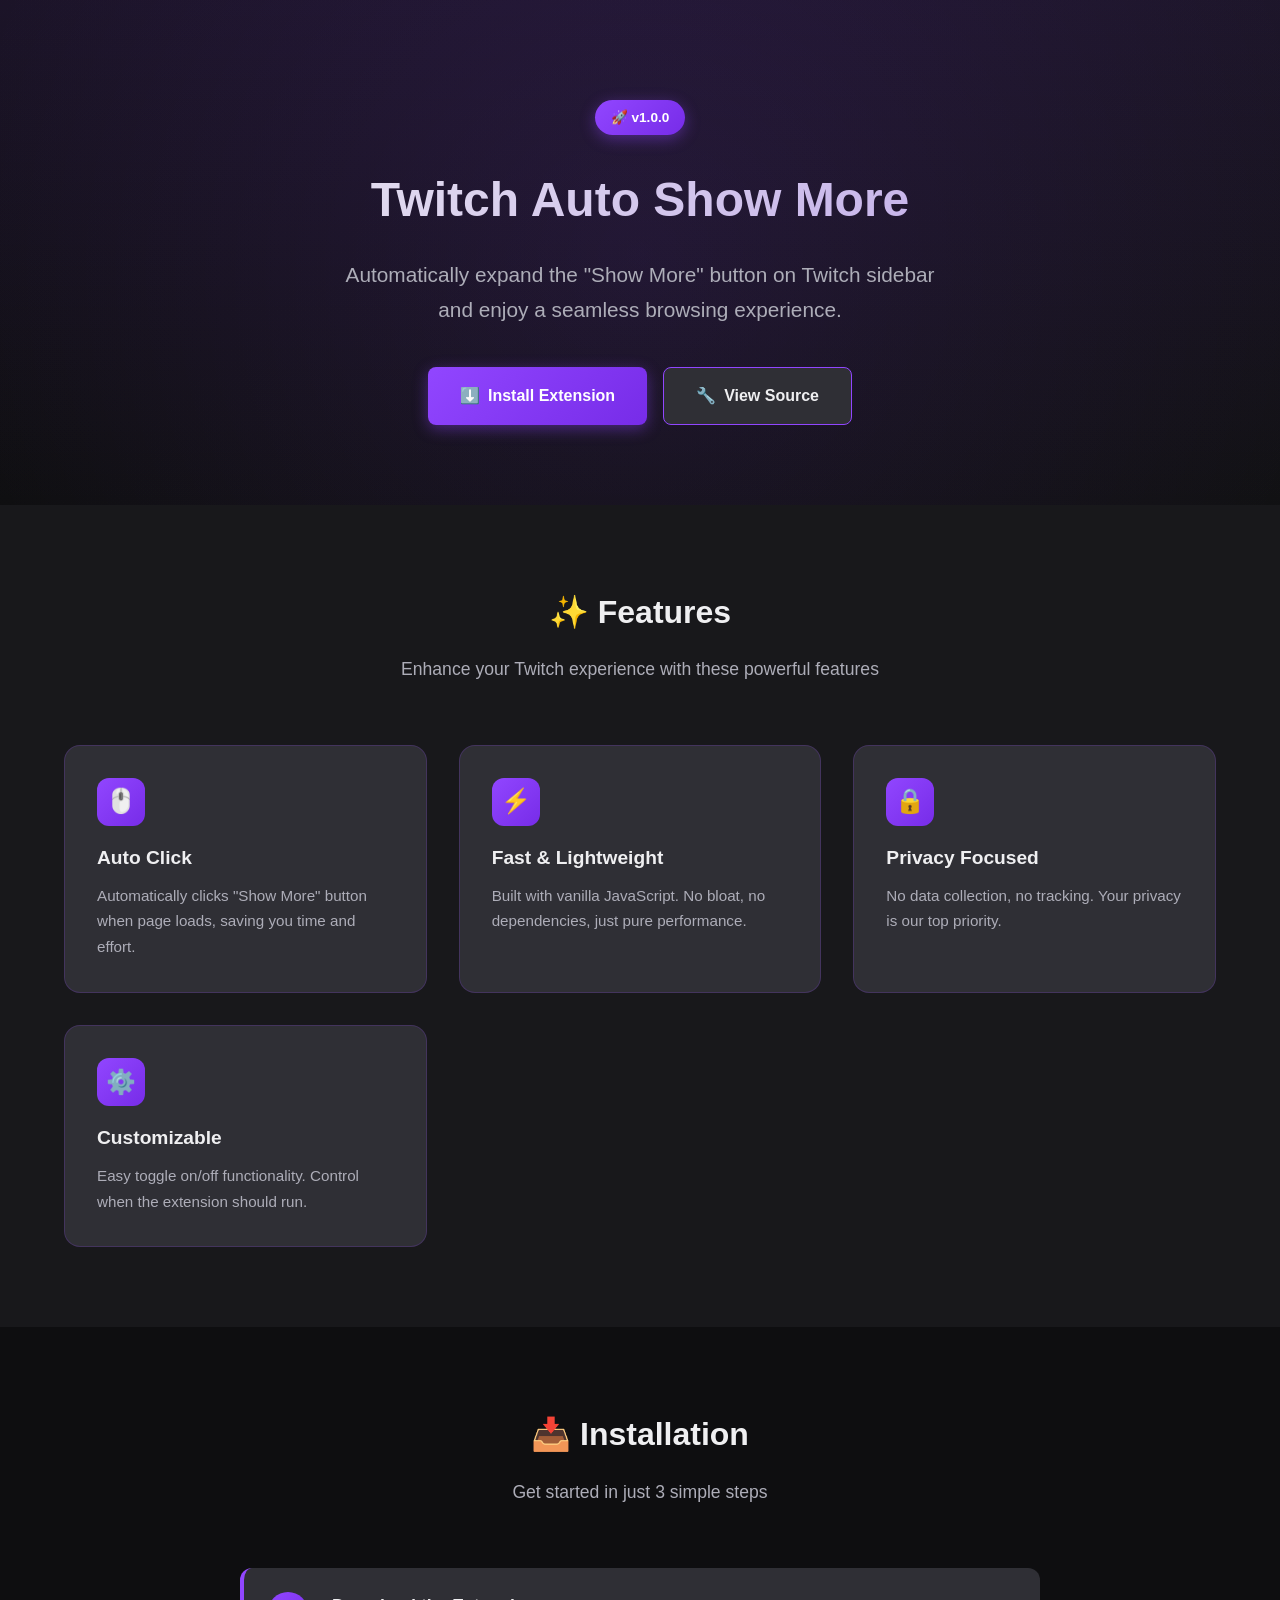
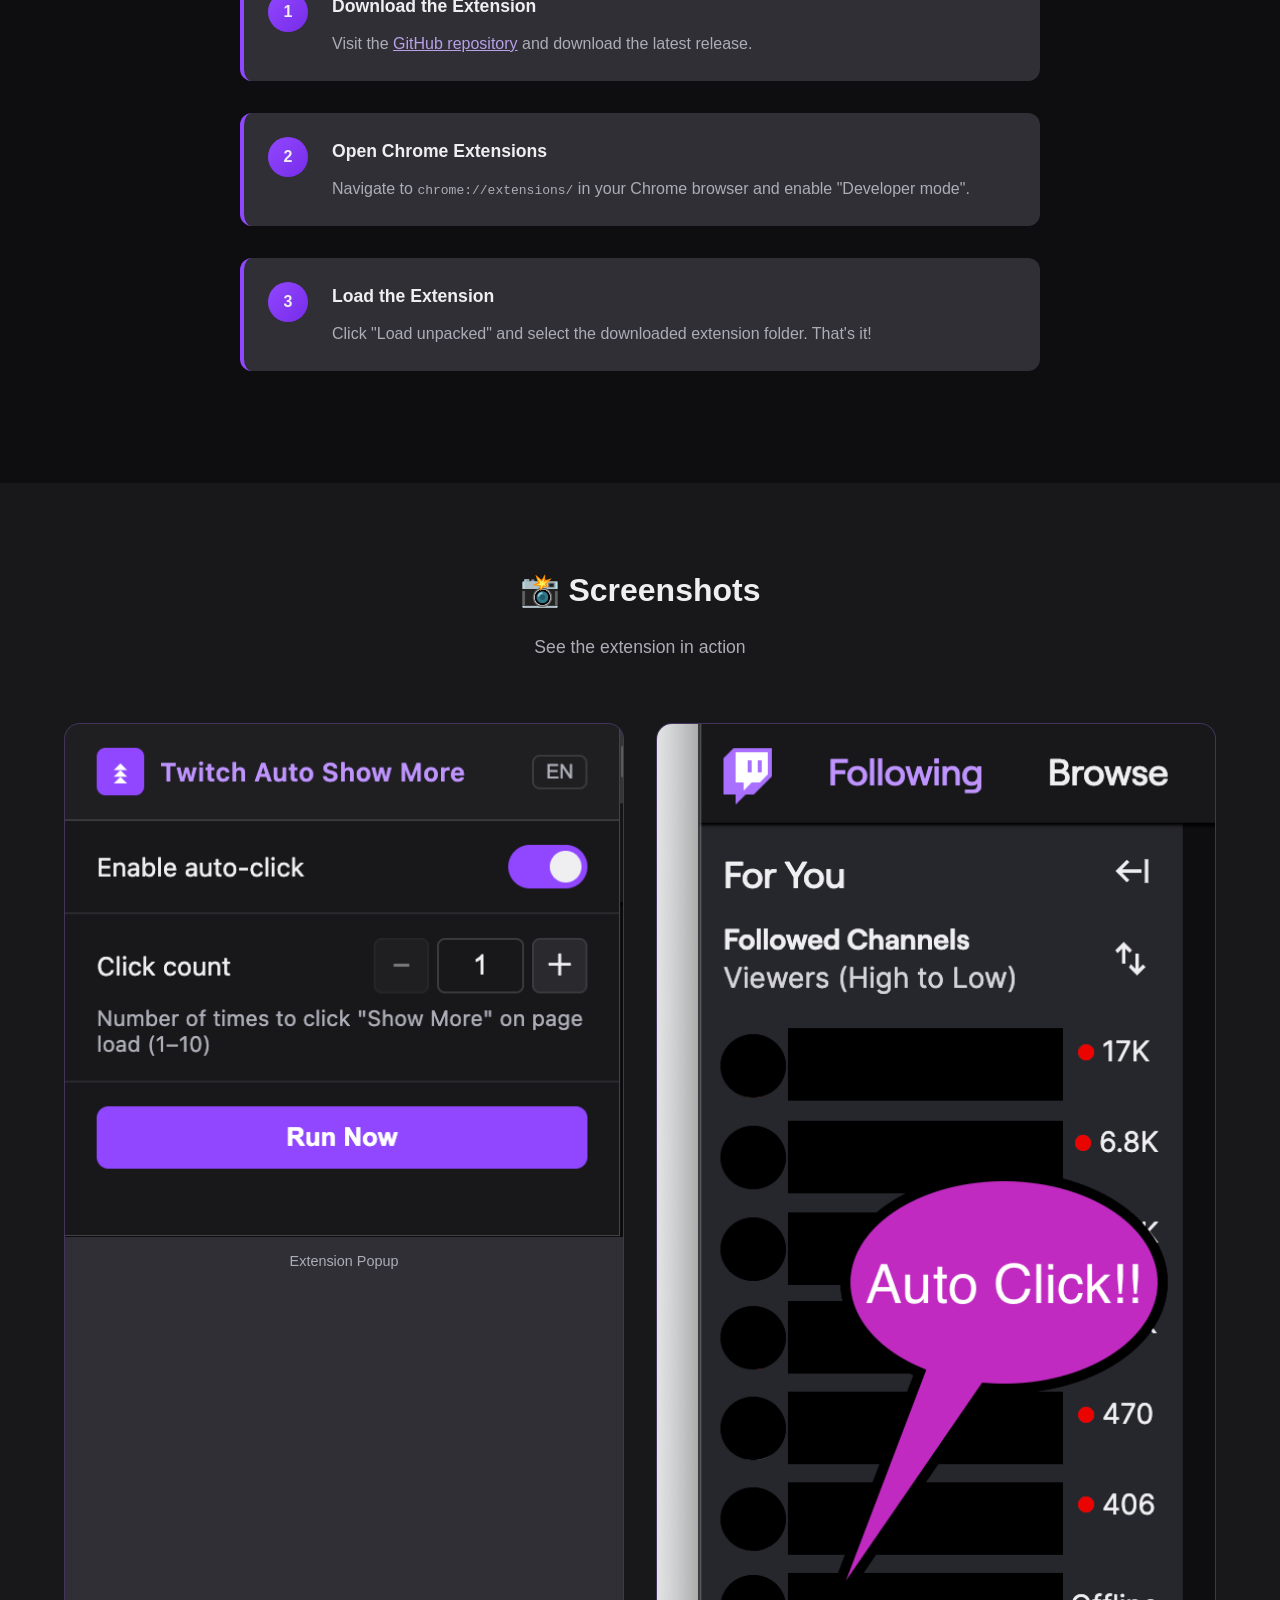
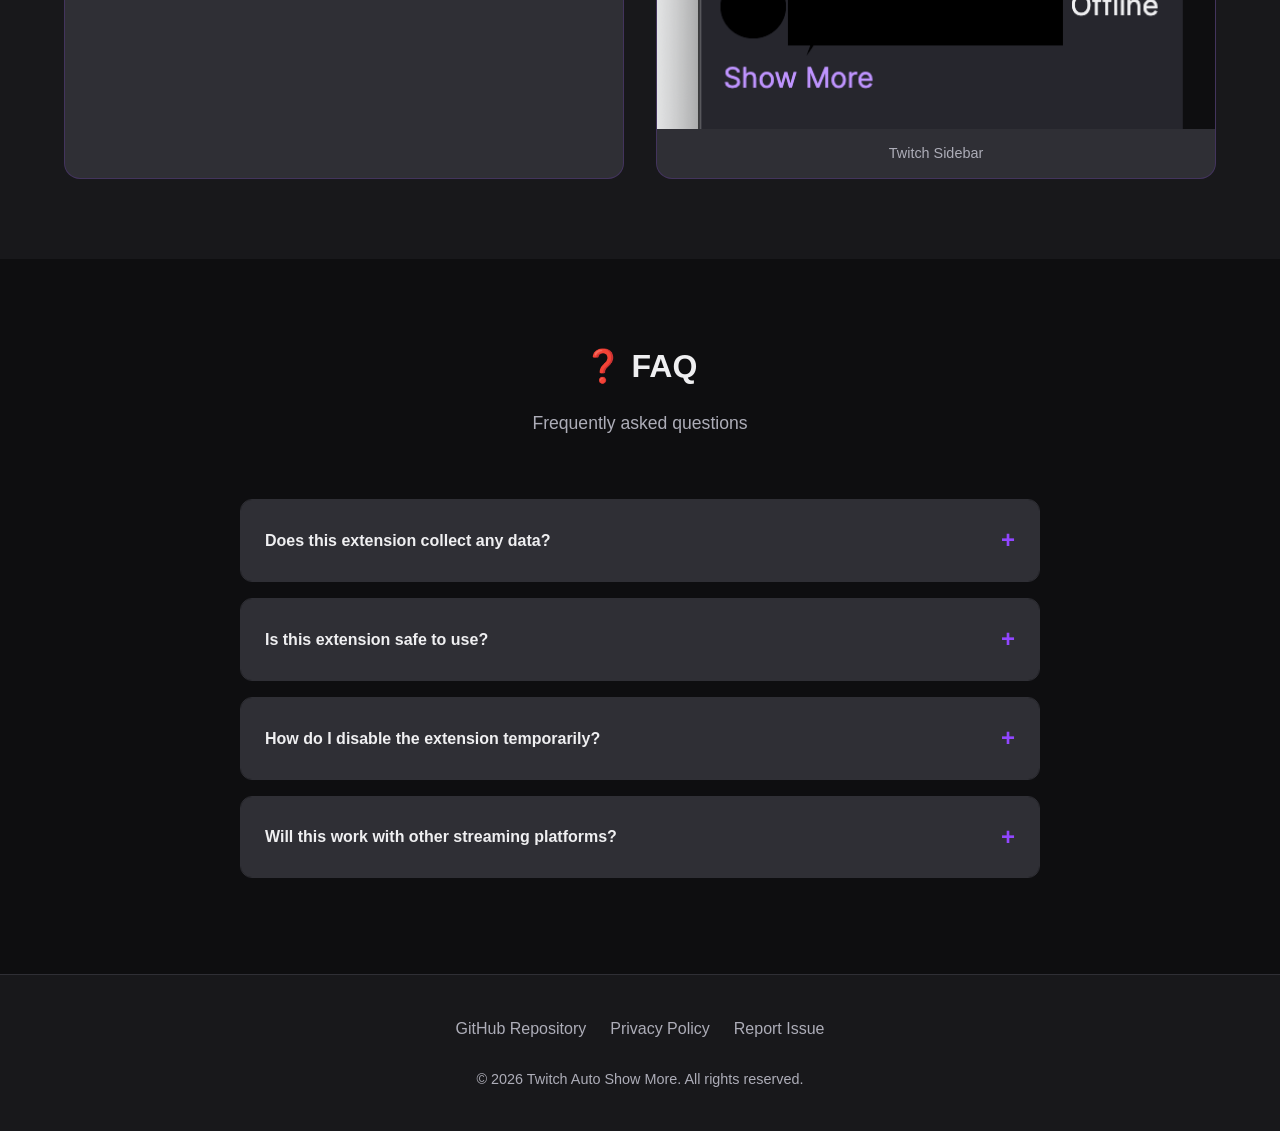
<file: docs/index.html>
<!DOCTYPE html>
<html lang="en">
<head>
  <meta charset="UTF-8" />
  <meta name="viewport" content="width=device-width, initial-scale=1.0" />
  <title>Twitch Auto Show More - Chrome Extension</title>
  <meta name="description" content="Automatically click 'Show More' button on Twitch sidebar. A Chrome extension that enhances your Twitch browsing experience." />
  <style>
    :root {
      --twitch-purple: #9146FF;
      --twitch-purple-light: #B9A0E8;
      --twitch-purple-dark: #772CE8;
      --twitch-black: #0E0E10;
      --twitch-gray: #18181B;
      --twitch-gray-light: #2F2F35;
      --text-primary: #EFEFF1;
      --text-secondary: #ADADB8;
    }

    * {
      margin: 0;
      padding: 0;
      box-sizing: border-box;
    }

    body {
      font-family: -apple-system, BlinkMacSystemFont, "Segoe UI", Roboto, "Inter", sans-serif;
      background: linear-gradient(135deg, var(--twitch-black) 0%, var(--twitch-gray) 100%);
      color: var(--text-primary);
      line-height: 1.7;
      min-height: 100vh;
    }

    .container {
      max-width: 1200px;
      margin: 0 auto;
      padding: 0 24px;
    }

    html {
      scroll-behavior: smooth;
    }

    /* Hero */
    .hero {
      padding: 100px 0 80px;
      text-align: center;
      background: linear-gradient(180deg, rgba(145, 70, 255, 0.1) 0%, transparent 100%);
      position: relative;
      overflow: hidden;
    }

    .hero::before {
      content: '';
      position: absolute;
      top: -50%;
      left: -50%;
      width: 200%;
      height: 200%;
      background: radial-gradient(circle, rgba(145, 70, 255, 0.1) 0%, transparent 50%);
      animation: pulse 8s ease-in-out infinite;
    }

    @keyframes pulse {
      0%, 100% { transform: scale(1); opacity: 0.5; }
      50% { transform: scale(1.1); opacity: 0.8; }
    }

    .hero-content {
      position: relative;
      z-index: 1;
    }

    .hero-badge {
      display: inline-block;
      background: linear-gradient(135deg, var(--twitch-purple), var(--twitch-purple-dark));
      color: white;
      padding: 6px 16px;
      border-radius: 20px;
      font-size: 0.85rem;
      font-weight: 600;
      margin-bottom: 24px;
      box-shadow: 0 4px 15px rgba(145, 70, 255, 0.4);
    }

    .hero h1 {
      font-size: 3rem;
      font-weight: 800;
      margin-bottom: 16px;
      background: linear-gradient(135deg, var(--text-primary) 0%, var(--twitch-purple-light) 100%);
      -webkit-background-clip: text;
      -webkit-text-fill-color: transparent;
      background-clip: text;
    }

    .hero-tagline {
      font-size: 1.3rem;
      color: var(--text-secondary);
      max-width: 600px;
      margin: 0 auto 40px;
    }

    .cta-buttons {
      display: flex;
      gap: 16px;
      justify-content: center;
      flex-wrap: wrap;
    }

    .btn {
      display: inline-flex;
      align-items: center;
      gap: 8px;
      padding: 14px 32px;
      border-radius: 8px;
      font-weight: 600;
      font-size: 1rem;
      text-decoration: none;
      transition: all 0.3s ease;
      cursor: pointer;
    }

    .btn-primary {
      background: linear-gradient(135deg, var(--twitch-purple), var(--twitch-purple-dark));
      color: white;
      box-shadow: 0 4px 15px rgba(145, 70, 255, 0.4);
    }

    .btn-primary:hover {
      transform: translateY(-2px);
      box-shadow: 0 8px 25px rgba(145, 70, 255, 0.5);
    }

    .btn-secondary {
      background: var(--twitch-gray-light);
      color: var(--text-primary);
      border: 1px solid var(--twitch-purple);
    }

    .btn-secondary:hover {
      background: rgba(145, 70, 255, 0.1);
      border-color: var(--twitch-purple-light);
    }

    /* Section Styles */
    .features, .screenshots {
      padding: 80px 0;
      background: var(--twitch-gray);
    }

    .installation {
      padding: 80px 0;
      background: var(--twitch-black);
    }

    .faq {
      padding: 80px 0;
      background: var(--twitch-black);
    }

    .section-title {
      text-align: center;
      font-size: 2rem;
      font-weight: 700;
      margin-bottom: 16px;
    }

    .section-subtitle {
      text-align: center;
      color: var(--text-secondary);
      max-width: 600px;
      margin: 0 auto 60px;
      font-size: 1.1rem;
    }

    /* Features */
    .features-grid {
      display: grid;
      grid-template-columns: repeat(auto-fit, minmax(280px, 1fr));
      gap: 32px;
    }

    .feature-card {
      background: var(--twitch-gray-light);
      padding: 32px;
      border-radius: 16px;
      border: 1px solid rgba(145, 70, 255, 0.2);
      transition: all 0.3s ease;
    }

    .feature-card:hover {
      transform: translateY(-4px);
      border-color: var(--twitch-purple);
      box-shadow: 0 8px 30px rgba(145, 70, 255, 0.2);
    }

    .feature-icon {
      width: 48px;
      height: 48px;
      background: linear-gradient(135deg, var(--twitch-purple), var(--twitch-purple-dark));
      border-radius: 12px;
      display: flex;
      align-items: center;
      justify-content: center;
      font-size: 1.5rem;
      margin-bottom: 16px;
    }

    .feature-card h3 {
      font-size: 1.2rem;
      margin-bottom: 8px;
      color: var(--text-primary);
    }

    .feature-card p {
      color: var(--text-secondary);
      font-size: 0.95rem;
    }

    /* Installation */
    .steps {
      max-width: 800px;
      margin: 0 auto;
    }

    .step {
      display: flex;
      gap: 24px;
      margin-bottom: 32px;
      padding: 24px;
      background: var(--twitch-gray-light);
      border-radius: 12px;
      border-left: 4px solid var(--twitch-purple);
    }

    .step-number {
      width: 40px;
      height: 40px;
      background: linear-gradient(135deg, var(--twitch-purple), var(--twitch-purple-dark));
      border-radius: 50%;
      display: flex;
      align-items: center;
      justify-content: center;
      font-weight: 700;
      flex-shrink: 0;
    }

    .step-content h3 {
      font-size: 1.1rem;
      margin-bottom: 8px;
      color: var(--text-primary);
    }

    .step-content p {
      color: var(--text-secondary);
    }

    /* Screenshots */
    .screenshots-grid {
      display: grid;
      grid-template-columns: repeat(auto-fit, minmax(400px, 1fr));
      gap: 32px;
      margin-top: 40px;
    }

    .screenshot-item {
      background: var(--twitch-gray-light);
      border-radius: 16px;
      overflow: hidden;
      border: 1px solid rgba(145, 70, 255, 0.2);
      transition: all 0.3s ease;
    }

    .screenshot-item:hover {
      border-color: var(--twitch-purple);
      transform: translateY(-4px);
      box-shadow: 0 8px 30px rgba(145, 70, 255, 0.2);
    }

    .screenshot-item img {
      width: 100%;
      height: auto;
      display: block;
    }

    .screenshot-caption {
      padding: 12px 16px;
      text-align: center;
      color: var(--text-secondary);
      font-size: 0.9rem;
    }

    .screenshot-placeholder {
      background: var(--twitch-gray-light);
      border: 2px dashed rgba(145, 70, 255, 0.3);
      border-radius: 16px;
      aspect-ratio: 16 / 9;
      display: flex;
      flex-direction: column;
      align-items: center;
      justify-content: center;
      color: var(--text-secondary);
      transition: all 0.3s ease;
    }

    .screenshot-placeholder:hover {
      border-color: var(--twitch-purple);
      background: rgba(145, 70, 255, 0.05);
    }

    .screenshot-placeholder span {
      font-size: 3rem;
      margin-bottom: 16px;
      opacity: 0.5;
    }

    /* FAQ */
    .faq-list {
      max-width: 800px;
      margin: 0 auto;
    }

    .faq-item {
      margin-bottom: 16px;
      border: 1px solid var(--twitch-gray-light);
      border-radius: 12px;
      overflow: hidden;
      transition: all 0.3s ease;
    }

    .faq-item:hover {
      border-color: var(--twitch-purple);
    }

    .faq-question {
      padding: 20px 24px;
      background: var(--twitch-gray-light);
      font-weight: 600;
      cursor: pointer;
      display: flex;
      justify-content: space-between;
      align-items: center;
      user-select: none;
    }

    .faq-question::after {
      content: '+';
      font-size: 1.5rem;
      color: var(--twitch-purple);
      transition: transform 0.3s ease;
    }

    .faq-item.active .faq-question::after {
      transform: rotate(45deg);
    }

    .faq-answer {
      padding: 0 24px;
      max-height: 0;
      overflow: hidden;
      background: var(--twitch-gray);
      transition: all 0.3s ease;
      color: var(--text-secondary);
    }

    .faq-item.active .faq-answer {
      padding: 20px 24px;
      max-height: 500px;
    }

    /* Footer */
    .footer {
      padding: 40px 0;
      background: var(--twitch-gray);
      border-top: 1px solid var(--twitch-gray-light);
      text-align: center;
    }

    .footer-links {
      display: flex;
      gap: 24px;
      justify-content: center;
      flex-wrap: wrap;
      margin-bottom: 24px;
    }

    .footer-links a {
      color: var(--text-secondary);
      text-decoration: none;
      transition: color 0.3s ease;
    }

    .footer-links a:hover {
      color: var(--twitch-purple);
    }

    .footer-copyright {
      color: var(--text-secondary);
      font-size: 0.9rem;
    }

    /* Responsive */
    @media (max-width: 768px) {
      .hero h1 {
        font-size: 2rem;
      }

      .hero-tagline {
        font-size: 1.1rem;
      }

      .features-grid,
      .screenshots-grid {
        grid-template-columns: 1fr;
      }

      .screenshot-item {
        max-width: 400px;
        margin: 0 auto;
      }

      .step {
        flex-direction: column;
        gap: 16px;
      }
    }
  </style>
</head>
<body>
  <!-- Hero Section -->
  <section class="hero">
    <div class="container hero-content">
      <div class="hero-badge">🚀 v1.0.0</div>
      <h1>Twitch Auto Show More</h1>
      <p class="hero-tagline">
        Automatically expand the "Show More" button on Twitch sidebar and enjoy a seamless browsing experience.
      </p>
      <div class="cta-buttons">
        <a href="https://github.com/j4rviscmd/twitch-auto-show-more" target="_blank" rel="noopener" class="btn btn-primary">
          <span>⬇️</span> Install Extension
        </a>
        <a href="https://github.com/j4rviscmd/twitch-auto-show-more" target="_blank" rel="noopener" class="btn btn-secondary">
          <span>🔧</span> View Source
        </a>
      </div>
    </div>
  </section>

  <!-- Features Section -->
  <section class="features" id="features">
    <div class="container">
      <h2 class="section-title">✨ Features</h2>
      <p class="section-subtitle">Enhance your Twitch experience with these powerful features</p>
      <div class="features-grid">
        <div class="feature-card">
          <div class="feature-icon">🖱️</div>
          <h3>Auto Click</h3>
          <p>Automatically clicks "Show More" button when page loads, saving you time and effort.</p>
        </div>
        <div class="feature-card">
          <div class="feature-icon">⚡</div>
          <h3>Fast & Lightweight</h3>
          <p>Built with vanilla JavaScript. No bloat, no dependencies, just pure performance.</p>
        </div>
        <div class="feature-card">
          <div class="feature-icon">🔒</div>
          <h3>Privacy Focused</h3>
          <p>No data collection, no tracking. Your privacy is our top priority.</p>
        </div>
        <div class="feature-card">
          <div class="feature-icon">⚙️</div>
          <h3>Customizable</h3>
          <p>Easy toggle on/off functionality. Control when the extension should run.</p>
        </div>
      </div>
    </div>
  </section>

  <!-- Installation Section -->
  <section class="installation" id="installation">
    <div class="container">
      <h2 class="section-title">📥 Installation</h2>
      <p class="section-subtitle">Get started in just 3 simple steps</p>
      <div class="steps">
        <div class="step">
          <div class="step-number">1</div>
          <div class="step-content">
            <h3>Download the Extension</h3>
            <p>Visit the <a href="https://github.com/j4rviscmd/twitch-auto-show-more" target="_blank" style="color: var(--twitch-purple-light);">GitHub repository</a> and download the latest release.</p>
          </div>
        </div>
        <div class="step">
          <div class="step-number">2</div>
          <div class="step-content">
            <h3>Open Chrome Extensions</h3>
            <p>Navigate to <code>chrome://extensions/</code> in your Chrome browser and enable "Developer mode".</p>
          </div>
        </div>
        <div class="step">
          <div class="step-number">3</div>
          <div class="step-content">
            <h3>Load the Extension</h3>
            <p>Click "Load unpacked" and select the downloaded extension folder. That's it!</p>
          </div>
        </div>
      </div>
    </div>
  </section>

  <!-- Screenshots Section -->
  <section class="screenshots" id="screenshots">
    <div class="container">
      <h2 class="section-title">📸 Screenshots</h2>
      <p class="section-subtitle">See the extension in action</p>
      <div class="screenshots-grid">
        <div class="screenshot-item">
          <img src="screenshots/popup.png" alt="Extension Popup" />
          <div class="screenshot-caption">Extension Popup</div>
        </div>
        <div class="screenshot-item">
          <img src="screenshots/sidebar.png" alt="Twitch Sidebar" />
          <div class="screenshot-caption">Twitch Sidebar</div>
        </div>
      </div>
    </div>
  </section>

  <!-- FAQ Section -->
  <section class="faq" id="faq">
    <div class="container">
      <h2 class="section-title">❓ FAQ</h2>
      <p class="section-subtitle">Frequently asked questions</p>
      <div class="faq-list">
        <div class="faq-item">
          <div class="faq-question">Does this extension collect any data?</div>
          <div class="faq-answer">
            <p>No, this extension does not collect, store, or transmit any personal data. All data is stored locally on your device using Chrome's storage API.</p>
          </div>
        </div>
        <div class="faq-item">
          <div class="faq-question">Is this extension safe to use?</div>
          <div class="faq-answer">
            <p>Yes! The extension is open-source, so you can review the code anytime. It only operates on Twitch pages and doesn't access any other websites.</p>
          </div>
        </div>
        <div class="faq-item">
          <div class="faq-question">How do I disable the extension temporarily?</div>
          <div class="faq-answer">
            <p>Click the extension icon in your browser toolbar and toggle the switch. You can also disable it from chrome://extensions/ page.</p>
          </div>
        </div>
        <div class="faq-item">
          <div class="faq-question">Will this work with other streaming platforms?</div>
          <div class="faq-answer">
            <p>Currently, this extension is designed specifically for Twitch. Support for other platforms may be added in the future based on user demand.</p>
          </div>
        </div>
      </div>
    </div>
  </section>

  <!-- Footer -->
  <footer class="footer">
    <div class="container">
      <div class="footer-links">
        <a href="https://github.com/j4rviscmd/twitch-auto-show-more" target="_blank" rel="noopener">GitHub Repository</a>
        <a href="privacy-policy.html">Privacy Policy</a>
        <a href="https://github.com/j4rviscmd/twitch-auto-show-more/issues" target="_blank" rel="noopener">Report Issue</a>
      </div>
      <p class="footer-copyright">© 2026 Twitch Auto Show More. All rights reserved.</p>
    </div>
  </footer>

  <script src="faq.js"></script>
</body>
</html>
</file>
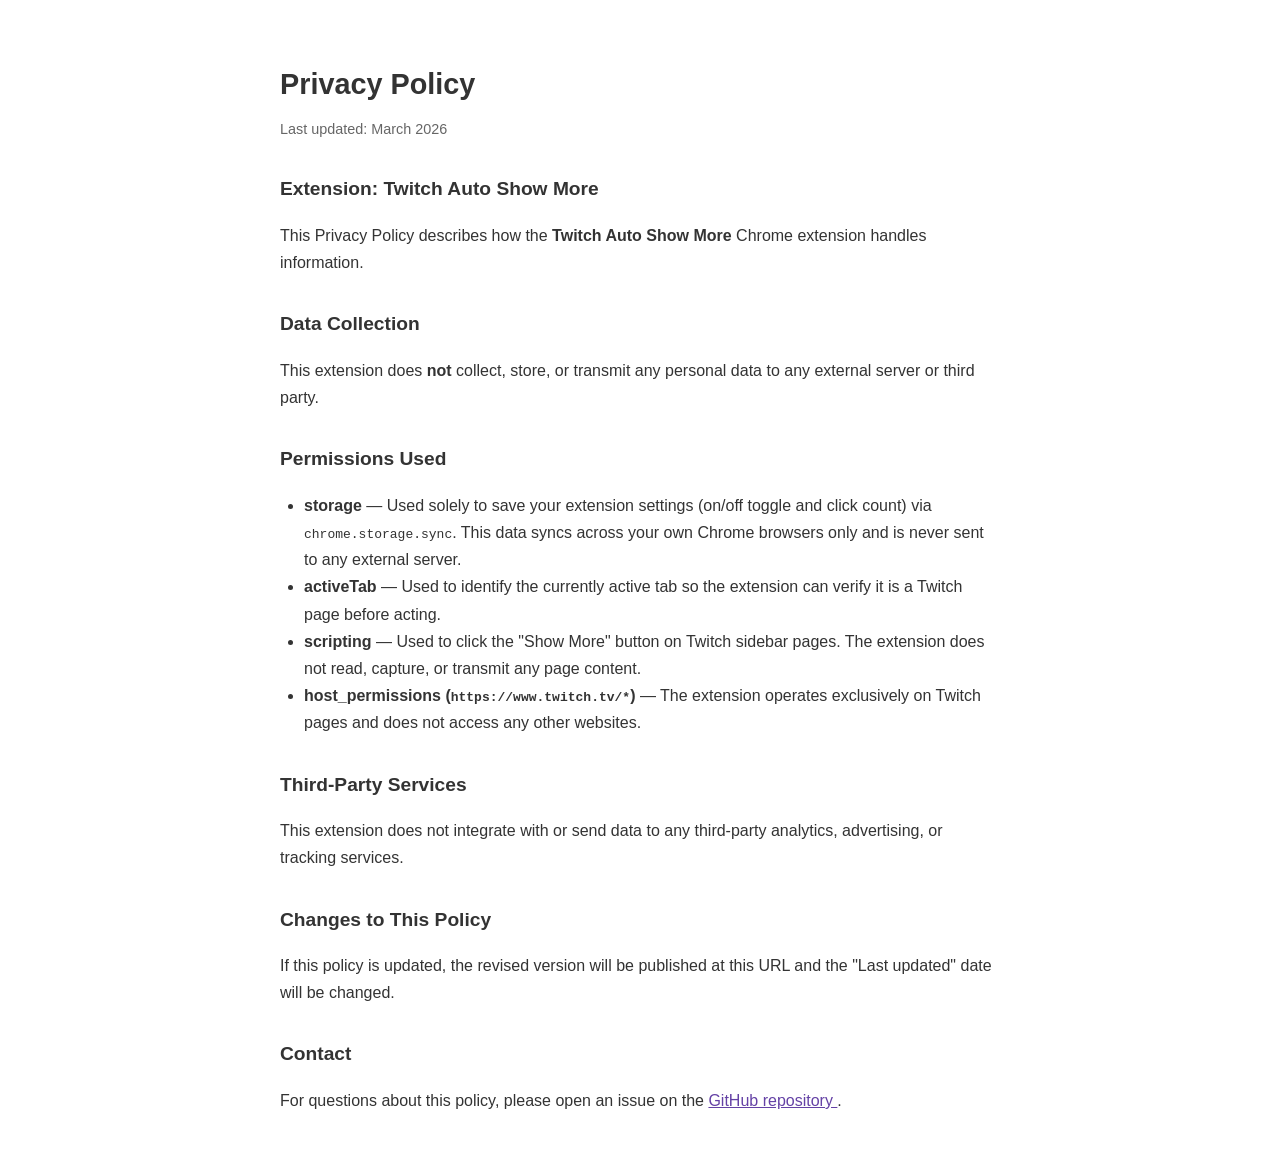
<file: docs/privacy-policy.html>
<!DOCTYPE html>
<html lang="en">
<head>
  <meta charset="UTF-8" />
  <meta name="viewport" content="width=device-width, initial-scale=1.0" />
  <title>Privacy Policy – Twitch Auto Show More</title>
  <style>
    body {
      font-family: -apple-system, BlinkMacSystemFont, "Segoe UI", Roboto, sans-serif;
      max-width: 720px;
      margin: 60px auto;
      padding: 0 24px;
      color: #333;
      line-height: 1.7;
    }
    h1 { font-size: 1.8rem; margin-bottom: 0.25rem; }
    h2 { font-size: 1.2rem; margin-top: 2rem; }
    p, ul { margin: 0.5rem 0; }
    ul { padding-left: 1.5rem; }
    .updated { color: #666; font-size: 0.9rem; }
    a { color: #6441a5; }
  </style>
</head>
<body>
  <h1>Privacy Policy</h1>
  <p class="updated">Last updated: March 2026</p>

  <h2>Extension: Twitch Auto Show More</h2>

  <p>
    This Privacy Policy describes how the <strong>Twitch Auto Show More</strong>
    Chrome extension handles information.
  </p>

  <h2>Data Collection</h2>
  <p>
    This extension does <strong>not</strong> collect, store, or transmit any
    personal data to any external server or third party.
  </p>

  <h2>Permissions Used</h2>
  <ul>
    <li>
      <strong>storage</strong> — Used solely to save your extension settings
      (on/off toggle and click count) via <code>chrome.storage.sync</code>.
      This data syncs across your own Chrome browsers only and is never sent
      to any external server.
    </li>
    <li>
      <strong>activeTab</strong> — Used to identify the currently active tab
      so the extension can verify it is a Twitch page before acting.
    </li>
    <li>
      <strong>scripting</strong> — Used to click the "Show More" button on
      Twitch sidebar pages. The extension does not read, capture, or transmit
      any page content.
    </li>
    <li>
      <strong>host_permissions (<code>https://www.twitch.tv/*</code>)</strong> —
      The extension operates exclusively on Twitch pages and does not access
      any other websites.
    </li>
  </ul>

  <h2>Third-Party Services</h2>
  <p>
    This extension does not integrate with or send data to any third-party
    analytics, advertising, or tracking services.
  </p>

  <h2>Changes to This Policy</h2>
  <p>
    If this policy is updated, the revised version will be published at this
    URL and the "Last updated" date will be changed.
  </p>

  <h2>Contact</h2>
  <p>
    For questions about this policy, please open an issue on the
    <a href="https://github.com/j4rviscmd/twitch-auto-show-more" target="_blank" rel="noopener">
      GitHub repository
    </a>.
  </p>
</body>
</html>
</file>
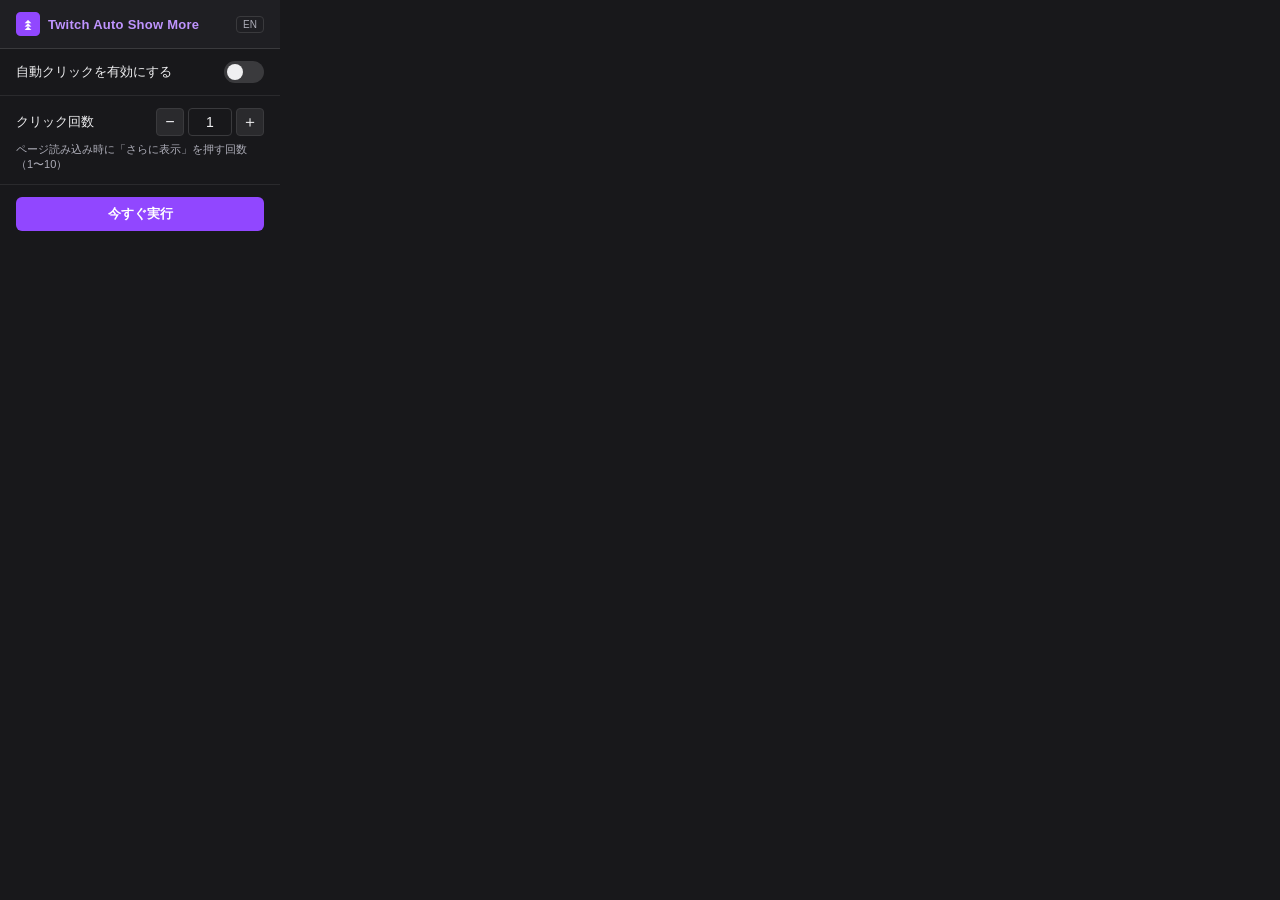
<file: popup/popup.html>
<!DOCTYPE html>
<html lang="en">
  <head>
    <meta charset="UTF-8" />
    <meta name="viewport" content="width=device-width, initial-scale=1.0" />
    <title>Twitch Auto Show More</title>
    <link rel="stylesheet" href="popup.css" />
  </head>
  <body>
    <div class="container">
      <header class="header">
        <img src="../icons/icon48.png" alt="icon" class="header-icon" />
        <h1 class="header-title">Twitch Auto Show More</h1>
        <button class="lang-toggle" id="lang-toggle" title="Switch Language / 言語切替">EN</button>
      </header>

      <main class="main">
        <!-- ON/OFF トグル -->
        <section class="section">
          <div class="row">
            <span class="label" data-i18n="enableAutoClick">自動クリックを有効にする</span>
            <label class="toggle">
              <input type="checkbox" id="toggle-enabled" />
              <span class="toggle-slider"></span>
            </label>
          </div>
        </section>

        <!-- クリック回数設定 -->
        <section class="section">
          <div class="row">
            <label class="label" data-i18n="clickCount">クリック回数</label>
            <div class="count-control">
              <button class="count-btn" id="btn-decrement" data-i18n-aria="btnDecrement" aria-label="Decrease">−</button>
              <input
                type="number"
                id="input-click-count"
                min="1"
                max="10"
                value="1"
                class="count-input"
              />
              <button class="count-btn" id="btn-increment" data-i18n-aria="btnIncrement" aria-label="Increase">＋</button>
            </div>
          </div>
          <p class="hint" data-i18n="clickCountHint">ページ読み込み時に「さらに表示」を押す回数（1〜10）</p>
        </section>

        <!-- 手動実行ボタン -->
        <section class="section">
          <button class="run-btn" id="btn-run-now" data-i18n="runNow">今すぐ実行</button>
          <p class="status-message" id="status-message"></p>
        </section>
      </main>
    </div>
    <script src="popup.js"></script>
  </body>
</html>
</file>
<file: popup/popup.css>
/* Reset & Base */
*, *::before, *::after {
  box-sizing: border-box;
  margin: 0;
  padding: 0;
}

body {
  font-family: -apple-system, BlinkMacSystemFont, "Segoe UI", Roboto, sans-serif;
  font-size: 14px;
  color: #efeff1;
  background-color: #18181b;
  width: 280px;
  min-height: 200px;
}

/* Layout */
.container {
  display: flex;
  flex-direction: column;
}

.header {
  display: flex;
  align-items: center;
  gap: 8px;
  padding: 12px 16px;
  background-color: #1f1f23;
  border-bottom: 1px solid #3a3a3d;
}

.header-icon {
  width: 24px;
  height: 24px;
}

.header-title {
  font-size: 13px;
  font-weight: 600;
  color: #bf94ff;
  letter-spacing: 0.02em;
  flex: 1;
}

.main {
  display: flex;
  flex-direction: column;
  gap: 0;
}

.section {
  padding: 12px 16px;
  border-bottom: 1px solid #2a2a2d;
}

.section:last-child {
  border-bottom: none;
}

.row {
  display: flex;
  align-items: center;
  justify-content: space-between;
  gap: 8px;
}

.label {
  font-size: 13px;
  color: #efeff1;
  cursor: default;
}

/* Language Toggle */
.lang-toggle {
  padding: 2px 6px;
  font-size: 10px;
  font-weight: 500;
  color: #adadb8;
  background-color: transparent;
  border: 1px solid #3a3a3d;
  border-radius: 4px;
  cursor: pointer;
  transition: color 0.15s, border-color 0.15s, background-color 0.15s;
  flex-shrink: 0;
  margin-left: auto;
}

.lang-toggle:hover {
  color: #efeff1;
  border-color: #5a5a5d;
  background-color: rgba(255, 255, 255, 0.05);
}

.lang-toggle:active {
  background-color: rgba(255, 255, 255, 0.1);
}

/* Controls */
.toggle {
  position: relative;
  display: inline-block;
  width: 40px;
  height: 22px;
  flex-shrink: 0;
  cursor: pointer;
}

.toggle input {
  opacity: 0;
  width: 0;
  height: 0;
}

.toggle-slider {
  position: absolute;
  inset: 0;
  background-color: #3a3a3d;
  border-radius: 22px;
  transition: background-color 0.2s;
}

.toggle-slider::before {
  content: "";
  position: absolute;
  width: 16px;
  height: 16px;
  left: 3px;
  top: 3px;
  background-color: #efeff1;
  border-radius: 50%;
  transition: transform 0.2s;
}

.toggle input:checked + .toggle-slider {
  background-color: #9147ff;
}

.toggle input:checked + .toggle-slider::before {
  transform: translateX(18px);
}

.count-control {
  display: flex;
  align-items: center;
  gap: 4px;
}

.count-btn {
  width: 28px;
  height: 28px;
  border: 1px solid #3a3a3d;
  border-radius: 4px;
  background-color: #2a2a2d;
  color: #efeff1;
  font-size: 16px;
  line-height: 1;
  cursor: pointer;
  display: flex;
  align-items: center;
  justify-content: center;
  transition: background-color 0.15s;
  flex-shrink: 0;
}

.count-btn:hover {
  background-color: #3a3a3d;
}

.count-btn:active {
  background-color: #4a4a4d;
}

.count-btn:disabled {
  opacity: 0.4;
  cursor: not-allowed;
}

.count-input {
  width: 44px;
  height: 28px;
  text-align: center;
  border: 1px solid #3a3a3d;
  border-radius: 4px;
  background-color: #18181b;
  color: #efeff1;
  font-size: 14px;
  -moz-appearance: textfield;
}

.count-input::-webkit-outer-spin-button,
.count-input::-webkit-inner-spin-button {
  -webkit-appearance: none;
  margin: 0;
}

.run-btn {
  width: 100%;
  padding: 8px 0;
  border: none;
  border-radius: 6px;
  background-color: #9147ff;
  color: #fff;
  font-size: 13px;
  font-weight: 600;
  cursor: pointer;
  transition: background-color 0.15s, opacity 0.15s;
}

.run-btn:hover {
  background-color: #772ce8;
}

.run-btn:active {
  background-color: #5c16c5;
}

.run-btn:disabled {
  opacity: 0.5;
  cursor: not-allowed;
}

/* Text & Status */
.hint {
  font-size: 11px;
  color: #adadb8;
  margin-top: 6px;
}

.status-message {
  font-size: 11px;
  color: #adadb8;
  margin-top: 6px;
  min-height: 16px;
  text-align: center;
}

.status-message.success {
  color: #00c8af;
}

.status-message.error {
  color: #ff6b6b;
}
</file>
